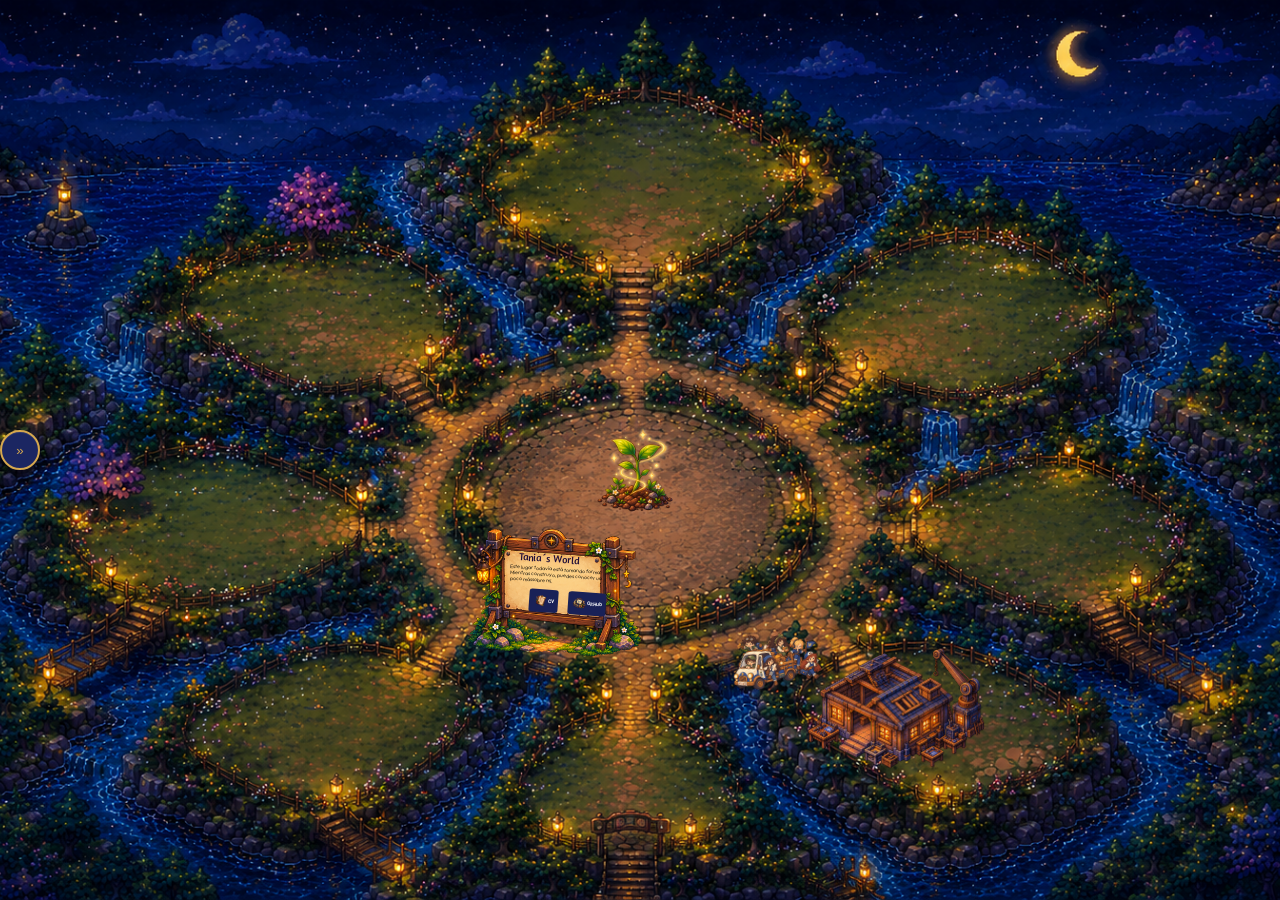
<file: index.html>
<html>
    <head>
        <meta charset="UTF-8"> 
        <link rel="icon" type="image/png" href="assets/icons/tworld_icon.png">       
        <link rel="stylesheet" href="css/pages/world.css">
        <link rel="stylesheet" href="css/components/navbar.css">
        <link rel="preconnect" href="https://fonts.googleapis.com">
        <link rel="preconnect" href="https://fonts.gstatic.com" crossorigin>
        <link href="https://fonts.googleapis.com/css2?family=Amaranth:ital,wght@0,400;0,700;1,400;1,700&family=Bitcount+Grid+Double:wght@100..900&family=Jersey+10&family=Outfit:wght@100..900&family=Viga&display=swap" rel="stylesheet">
    <body>
        <div id="navbar-container"></div>
        <div class="world-container">    
            <div class="world-layer">
                <img src="assets/images/WorldBase4.png" class="img-base">
            </div>
            <div class="tree-layer">
                <img src="assets/images/Tree/2.png" class="img-tree">
            </div>            
            <div class="maintenance-layer">
                <div class="maintenance-content">
                    <img src="assets/images/MaintenanceBoard.png" class="img-maintBoard">  
                    <h1 class="maintenance-title">Tania´s World</h1>
                    <p class="maintenance-text">Este lugar todavía está tomando forma. Mientras construyo, puedes conocer un poco más sobre mí.</p>
                    <div class="maintenance-actions">
                        <a href="https://drive.google.com/file/d/1KYpZ1Vp2dOucVnQV5Ukfc8Qtj_SfKv-a/view?usp=sharing" class="maintenance-button">
                            <img src="assets/icons/CVIcon.svg"  class="button-icon">
                            CV
                        </a>
                        <a href="https://github.com/taniadah" class="maintenance-button">
                            <img src="assets/icons/ComputerIcon.svg"  class="button-icon">
                            GitHub
                        </a>
                    </div>
                </div>  
            </div>
            <div class="workshop-layer">
                <a href="html/pages/taller.html">
                    <img src="assets/images/TallerModule/workshop_stage2.png" class="img-workshop">         
                </a>
            </div>
            <div class="builders-layer">             
                <img src="assets/images/Builders/Builders.gif" class="img-builders">
            </div>
        </div>
        <script src="js/components/load-navbar.js"></script>
    </body>
</html>
</file>
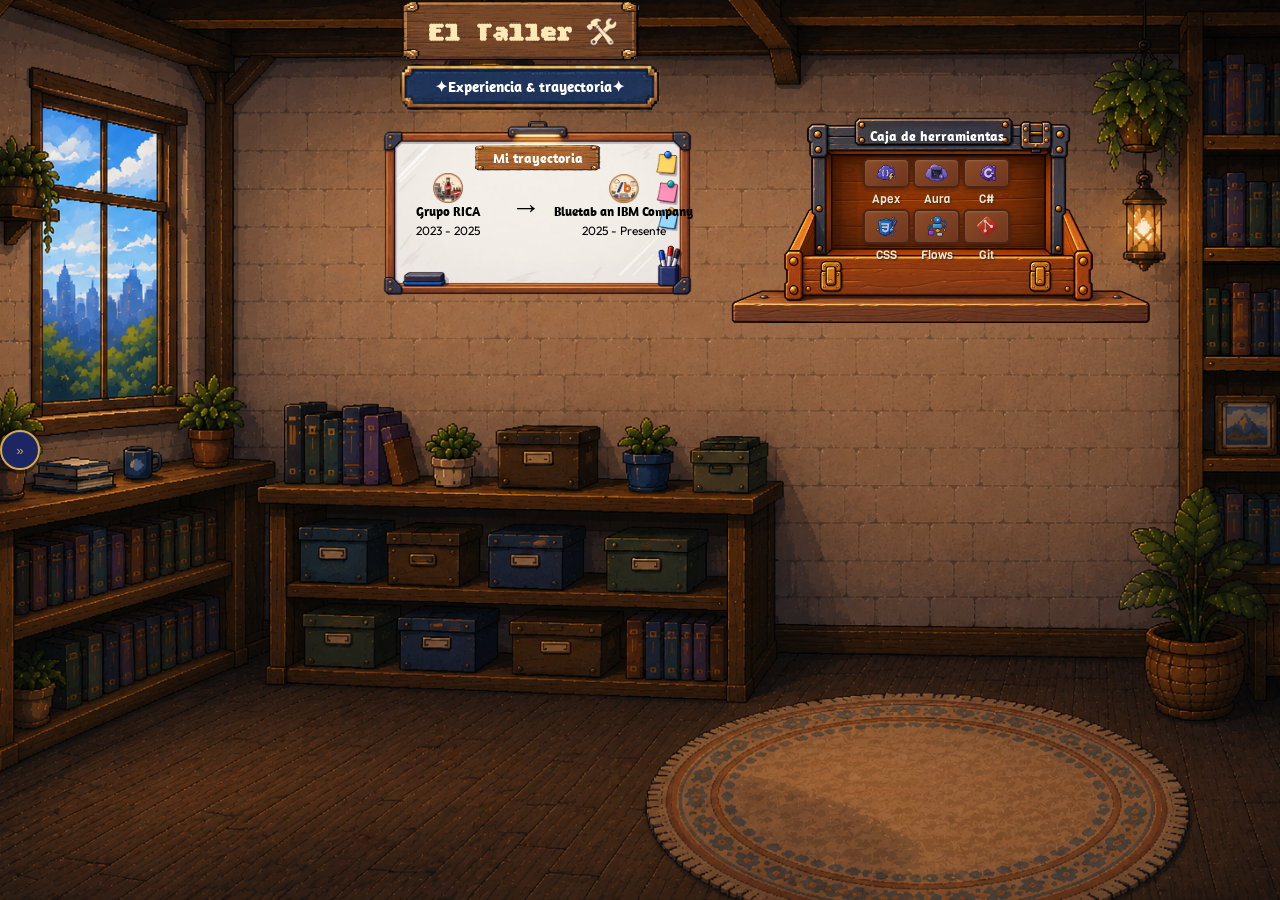
<file: html/pages/taller.html>
<!DOCTYPE html>
<html lang="es">
    <head>
        <meta charset="UTF-8">
        <meta name="viewport" content="width=device-width, initial-scale=1.0">
        <link rel="icon" type="image/png" href="/assets/icons/taller_icon.png">       
        <title>El Taller | Tania's World</title>
        <link rel="stylesheet" href="../../css/pages/taller.css">
        <link rel="stylesheet" href="../../css/components/navbar.css">
        <link rel="preconnect" href="https://fonts.googleapis.com">
        <link rel="preconnect" href="https://fonts.gstatic.com" crossorigin>
        <link href="https://fonts.googleapis.com/css2?family=Amaranth:ital,wght@0,400;0,700;1,400;1,700&family=Bitcount+Grid+Double:wght@100..900&family=Jersey+10&family=Outfit:wght@100..900&family=Viga&display=swap" rel="stylesheet">
    </head>
    <body>
        <div id="navbar-container"></div>
        <div class="workshop-container">        
            <div class="workshop-background">
                <img src="../../assets/images/TallerModule/workshop_base.png" class="workshop-base">
            </div>
            <div class="workshop-header">
                <div class="workshop-title-box">                    
                    <h1 class="workshop-title">El Taller</h1>  
                    <img src="/assets/icons/taller_icon2.png"  class="title-icon">              
                </div>
                <div class="workshop-subtitle-box">                    
                    <h2>✦Experiencia &amp; trayectoria✦</h2>
                </div>
            </div>
            <div class="workshop-trajectory">
                <img src="../../assets/images/TallerModule/exp_board.png"  class="trajectory-board">
                <h2 class="trajectory-title">Mi trayectoria</h2>
                <div class="trajectory-companies">                    
                    <div class="trajectory-company" data-company="rica">
                        <img src="../../assets/icons/coca_icon.png" class="company-icon">
                        <h3 class="company-name">Grupo RICA</h3>
                        <p class="company-period">2023 - 2025</p>
                    </div>
                    <div class="trajectory-company"  data-company="bluetab">
                        <img src="../../assets/icons/bluetab_exp.png" class="company-icon">
                        <h3 class="company-name">Bluetab an IBM Company</h3>
                        <p class="company-period">2025 - Presente</p>
                    </div>
                    <div class="trajectory-arrow">→</div>
                </div>  
            </div>
            <div class="experience-view" hidden>
                <div class="experience-card">
                    <img src="../../assets/images/TallerModule/exp_card.png" class="experience-card-image">
                    <button class="experience-back" id="experience-back" aria-label="Regresar a mi trayectoria" title="Regresar"></button>
                    <div class="experience-timeline"></div>
                    <div class="experience-content">                    
                        <div class="experience-info">
                            <div class="company-info">
                                <img  class="company-iconcard">
                                <div class="company-info-text">
                                    <h1 class="company-infoname"></h1>
                                    <p class="company-infoperiod"></p>
                                </div>                               
                            </div>  
                            <div class="experience-scroll" >
                                <div class="company-about">
                                    <div class="info-subtitle">
                                        <img src="../../assets/icons/about_icon.png" class="subtitle-icon">
                                        <h3 class="subtitle">Sobre la empresa</h3>                                                        
                                    </div>
                                    <p id="about-content" class="content-info"></p>
                                </div>   
                                 <div class="tecnologies-info">
                                    <div class="info-subtitle">
                                        <img src="../../assets/icons/tecs_icon.png" class="subtitle-icon">
                                        <h3 class="subtitle">Tecnologías</h3>                                                        
                                    </div>
                                    <div class="technologies-carousel">
                                        <button class="technology-arrow" id="technology-previous">‹</button>
                                        <div id="tecnologies-content" class="technologies-viewport"></div>
                                        <button class="technology-arrow" id="technology-next">›</button>
                                    </div>
                                </div>
                                <div class="rol-info">
                                    <div class="info-subtitle">
                                        <img src="../../assets/icons/myrole_icon.png" class="subtitle-icon">
                                        <h3 class="subtitle">Mi rol</h3>                                                      
                                    </div>
                                    <div class="roles-content"></div>
                                </div>                                                                               
                                <div class="learning-info">
                                    <div class="info-subtitle">
                                        <img src="../../assets/icons/grown_icon.png" class="subtitle-icon">
                                        <h3 class="subtitle">Lo que me lleve</h3>                                                        
                                    </div>
                                    <p id="learning-content" class="content-info"></p>
                                </div>     
                            </div>                        
                        </div>                                 
                    </div>
                    <div class="experience-pagination">
                        <button class="pagination-button" id="previous-experience">‹</button>
                        <span class="pagination-current" id="pagination-current"></span>
                        <button class="pagination-button" id="next-experience">›</button>
                    </div>          
                </div>
            </div>
            <div class="workshop-tools">
                <img src="../../assets/images/TallerModule/tools_board.png" class="tools-board">
                <h2 class="tools-title">Caja de herramientas</h2>
                <div class="tools-grid" id="toolsGrid"></div>
            </div>
            <div class="tools-view" hidden>
                <div div class="tools-content">
                    <div class="tools-card">
                        <img src="../../assets/images/TallerModule/exp_card.png" class="tools-card-image">
                        <button class="experience-back" id="experience-back" aria-label="Regresar a mi trayectoria" title="Regresar"></button>
                    </div>
                    <div class="tools-carrusel">
                    </div>
                </div>
            </div>
        </div>
        <script src="../../js/components/load-navbar.js"></script>
        <script type="module" src="../../js/pages/taller.js"></script>
    </body>
</html>
</file>
<file: css/pages/world.css>
html,
body {
    margin: 0;
    padding: 0;
    width: 100%;
    height: 100%;
}

body {
    overflow: hidden;
}

.world-container {
    position: relative;
    width: 100vw;
    height: 100vh;
    overflow: hidden;
}

.world-layer {
    width: 100%;
    height: 100%;
}

.img-base {
    display: block;
    width: 100%;
    height: 100%;
    object-fit: cover;
}
.maintenance-layer {
    position: absolute;
    top: 58%;
    left: 35%;
}
.img-maintBoard {
    width: 100%;
}
.maintenance-content {
    position: relative;
    width: 25%;
}
.maintenance-title {   
    font-family: "Amaranth", sans-serif;
    color:  #210f38;
    font-style: normal;
    position: absolute;
    font-weight: 400;
    top: 17%;
    left: 34%;
    font-size: .8vw;
    transform: rotate(4deg);
}
.maintenance-text { 
    font-family: "Outfit", sans-serif;
    font-optical-sizing: auto;
    font-weight:300;
    font-style: normal;
    position: absolute;
    top: 28%;
    left: 30%;
    width: 45%;
    font-size: .4vw;
    transform: rotate(4deg);
}
.maintenance-actions {
    position: absolute;
    display: flex;
    top: 50%;
    left: 39%;
    gap: 10px;
    font-size: .4vw;   
    transform: rotate(4deg);  
}

.maintenance-button {
    pointer-events: auto;
    display: flex;
    text-decoration: none;
    background-color: #192157;
    color: white;
    padding: 4px 4px;
    border-radius: 10%;
    width: 50%;
    align-items: center;
    font-family: "Viga", sans-serif;   
}

.maintenance-button:hover {
   box-shadow: 0 0 10px #7a4029;
   transition: 0.2s;
}

.button-icon {
    width: 15px;
}

.builders-layer {
    position: absolute;
    top: 0;
    left: 0;
    width: 100%;
    height: 100%;
    pointer-events: none;
}

.img-builders {
    position: absolute;
    width: 7%;
    top: 70%;
    left: 57%;
    transform: rotate(-10deg);  
}
.tree-layer{
    position: absolute;
    top: 47%;
    left: 44%;
}
.img-tree{    
    width: 20%;
}
.workshop-layer{
    position: absolute;
    top: 72%;
    left: 63%;
}
.img-workshop{    
    width: 38%;
}
</file>
<file: css/components/navbar.css>
.navbar {
    position: fixed;
    left: 0;
    top: 0;
    transform: translate(-220px);
    z-index: 1000;
    width: 220px;
    height: 100vh;
    transition: transform 0.3s ease;
}
.navbar.open {
    transform: translateX(0);
}
.navbar-trigger {
    position: absolute;
    left: 100%;
    top: 50%;
    width: 40px;
    height: 40px;    
    transform: translateY(-50%);
    z-index: 2;
    background: #1B2662;
    border: 2px solid #d6a84f;
    color: #d6a84f;
    border-radius: 50%;
    display: flex;
    align-items: center;
    justify-content: center;
    cursor: pointer;
    box-shadow: 
        0 4px 0 rgba(0,0,0, 0.35),
        inset 0 1px 0 rgba(255,255,255, 0.08);
    transition: all 0.2s ease;
}
.navbar-trigger:hover{
    background: #2a4b7c;
   
}

.navbar-panel {
    position: absolute;
    width: 220px;
    height: 100%;
    background-image: url("../../assets/images/img-navbar.png");
    background-size: 100% 100%;
    box-sizing: border-box;
    padding: 20% 15%;
}
.menu-icon {
    display: inline-block;
    transition: transform 300ms ease;
}

.navbar.open .menu-icon {
    transform: rotate(180deg);
}


.navbar-brand h1{
    font-family: "Bitcount Grid Double", system-ui;
    font-optical-sizing: auto;
    font-weight:400;
    font-style: normal;
    font-variation-settings:
    "slnt" 0,
    "CRSV" 0.5,
    "ELSH" 0,
    "ELXP" 0;
    color: #fde8b7;
    text-align: center;  
    margin: 0 -10 -10 0;
}
.navbar-brand {
    background-color: #192157;
    align-items: center;
    display: flex;    
    flex-direction: column;
    justify-content: center;  
    border-radius: 10%;
    border: 2px solid #0011;
    box-shadow: 4px 4px 4px rgba(0,0,0, 0.6);   
    width: 90%;
}
.navbar-logo {
    width: 50%;
}
.navbar-button{
    font-family: "Viga", sans-serif;
    font-weight: 400;
    font-style: normal;   
    pointer-events: auto;
    display: flex;
    text-decoration: none;
    background-color: #192157;
    color: white;
    padding: 4px 4px;
    border-radius: 10%;
    width: 85%;
    align-items: center;
    border-top: 1px solid #d6a84f;
    border-bottom: 1px solid #d6a84f;
}
.navbar-button:hover{
    box-shadow: 0 0 10px #fff;
    transition: 0.2s;
}
.navbar-navigation {
    display: flex;
    flex-direction: column;
    margin-top: 20%;
}
.navbar-item {
    margin-bottom: 3%;
    align-items: center;
    padding: 5px 0;
}
.nav-button-icon{
    width: 30%;
}
</file>
<file: css/pages/taller.css>
html,
body {
    margin: 0;
    padding: 0;
    width: 100%;
    height: 100%;
}

body {
    overflow: hidden;
}

.workshop-container {
    position: relative;
    width: 100vw;
    height: 100vh;
    overflow: hidden;
}
.workshop-background {
    width: 100%;
    height: 100%;
    transition: transform 0.6s ease, filter 0.6s ease;

}

.workshop-base {
    display: block;
    width: 100%;
    height: 100%;
    object-fit: cover;
}
.workshop-header {
    position: absolute;
    top: 0;
    left: 400px;
    align-items: center;
}
.workshop-title-box {
    font-family: "Bitcount Grid Double", system-ui;
    font-optical-sizing: auto;
    font-style: normal;
    font-size: 13px;
    font-variation-settings:
    "slnt" 0,
    "CRSV" 0.5,
    "ELSH" 0,
    "ELXP" 0;
    color: #fde8b7;   
    margin: 0 -10 -10 0;
    position: relative;
    width: 100%;
    padding: 1px 30px;
    box-sizing: border-box;
    background-image: url("../../assets/textures/table_back1.png");
    background-size: 100% 100%;
}
.workshop-subtitle-box {
    font-family: "Amaranth", sans-serif;
    font-size: 10px;
    text-align: center;
    color: white;
    position: relative;
    width: 260px;
    padding: 1px 15px;
    box-sizing: border-box;
    background-image: url("../../assets/textures/sub_back2.png");
    background-size: 100% 100%;
    margin-top: -4px;
}
.title-icon{
    width: 15%;
    position: absolute;
    top: 20%;
    right: 15%;
}
.workshop-trajectory {
    position: absolute;
    top: 13%;
    left: 29%;
    width: 26%;
}
.trajectory-board {
    width: 100%;
    display: block;
}
.trajectory-companies {
    position: absolute;
    top: 0;
    left: 0;
    width: 100%;
    height: 100%;
}
.trajectory-company {
    position: absolute;
    text-align: center;
    display: flex;
    flex-direction: column;
    align-items: center;
}
.trajectory-title {
    position: absolute;
    top: 15%;
    left: 50%;
    transform: translateX(-50%);
    margin: 0;
    padding: 4px 18px;
    background-image: url("../../assets/textures/table_back2.png");
    background-size: 100% 100%;
    font-family: "Amaranth", sans-serif;
    font-size: 14px;
    color: white;
    text-align: center;
}

.company-name {
    font-family: "Amaranth", sans-serif;
    font-size: 13px;
    text-align: center;
    margin: 0;
}
.company-about{
    margin-bottom: 10px;
}

.company-period {
    margin: 3px 0 0;
    font-family: "Outfit", sans-serif;   
    font-size: 12px;
}

.trajectory-company:first-child {
    top: 30%;
    left: 8%;
    width: 30%;
}
.trajectory-company:nth-child(2) {
    top: 30%;
    left: 55%;
}
.company-icon {
    width: 30px;
    height: 30px;
    object-fit: contain;
}
.trajectory-arrow {
    position: absolute;
    top: 39%;
    left: 42%;
    font-size: 30px;
}
/* ============================================================================
ZOOMING EXPERIENCE CONTENT
=============================================================================== */

/* ==============================
   ZOOMING
============================== */
.zooming .workshop-background {
    transform: scale(1.15);
     filter: blur(3px);
}

.zooming .workshop-trajectory {
    visibility: hidden;
}

/* ==============================
   EXPERIENCE
============================== */
.experience-view {
    position: absolute;
    inset: 0;
    z-index: 20;
}
.experience-header {
    position: absolute;
    top: 10%;
    left: 50%;
    transform: translateX(-50%);
    text-align: center;
}
.experience-card {
    position: absolute;
    inset: 0;
    display: flex;
    align-items: center;
    justify-content: center;
}

/* ==============================
   PAGINATION
============================== */
.experience-pagination {
    position: absolute;
    bottom: 14%;
    left: 50%;
    transform: translateX(-50%);
    display: flex;
    align-items: center;
    justify-content: center;
    gap: 12px;
    z-index: 50;
}
.pagination-button {
    border: none;
    background: none;
    font-family: "Amaranth", sans-serif;
    font-size: 20px;
    cursor: pointer;
    padding: 2px 5px;
}
.pagination-current{
    font-family: "Amaranth", sans-serif;
    font-size: 15px;
    padding: 2px 5px;
}

/* ==============================
   EXPERIENCE CARD
============================== */
.experience-card {   
    position: absolute;
    inset: 0;
    display: flex;
    align-items: center;
    justify-content: center;
    opacity: 0;
    transform: scale(0.9);
    transition: opacity 0.5s ease, transform 0.5s ease;
}
.experience-view.visible .experience-card {
    opacity: 1;
    transform: scale(1);
}
.experience-card-image {
    position: absolute;   
    height: 88vh;
    width: auto;
    object-fit: fill;   
}

/* ==============================
   TIMELINE
============================== */
.experience-timeline {
    position: absolute;
    top: 24%;
    left: 33%;
    width: 9%;
    height: 60%;
    display: flex;
    flex-direction: column;
    align-items: flex-start;
    gap: 35px;
}

.timeline-item {
    position: relative;
    width: 100%;
    display: flex;
    align-items: center;
    gap: 8px;
    cursor: pointer;
    transition: transform 0.2s ease;
}
.timeline-item:hover {
    transform: translateX(3px);
}

.timeline-item.active .timeline-node {
      filter: drop-shadow(0 0 4px rgba(27, 38, 98, 0.35));
    transform: scale(1.15);
}

.timeline-item.active .timeline-info h3 {
    color:  #1B2662;
}
.timeline-item.active .timeline-info p {
    color:  #000;
}

.timeline-node {
    position: relative;
    width: 45px;
    height: 45px;
    flex-shrink: 0;
    display: flex;
    align-items: center;
    justify-content: center;
    z-index: 2;
}

.timeline-node img {
    width: 30px;
    height: 30px;
    object-fit: contain;
}

.timeline-info {
    text-align: left;
}

.timeline-info h3 {
    margin: 0;
    font-family: "Viga", sans-serif;
    font-size: 12px;
    color: #8b7763;;
}

.timeline-info p {
    margin: 2px 0 0;
    font-family: "Outfit", sans-serif;
    font-size: 10px;
    color: #8b7763;;
}

/* ==============================
   MAIN CONTENT
============================== */
.experience-content {
    position: absolute;
    top: 15%;
    left: 43%;
    width: 24.5%;
    height: 65%;
}
.experience-scroll{
    overflow-y: auto;
    overflow-x: hidden;
    scrollbar-width: thin;
}
.experience-info {
    width: 100%;
    height: 100%;
    display: flex;
    flex-direction: column;
}

.timeline-item:not(:last-child)::after {
    content: "";
    position: absolute;
    left: 22px;
    top: 45px;
    width: 2px;
    height: 35px;
    background: #6b5745;
    z-index: 1;
}

/* ==============================
   COMPANY HEADER
============================== */
.company-info {
    display: flex;
    align-items: center;
    gap: 10px;
    width: 100%;
    margin-bottom: 13px;
}
.company-iconcard {
    position: static;
    width: 45px;
    height: 45px;
    object-fit: contain;
    flex-shrink: 0;
}
.company-info-text {
    display: flex;
    flex-direction: column;
    margin: 0;
    font-family: "Bitcount Grid Double", system-ui;
    font-optical-sizing: auto;
    font-weight: 50;
    font-style: normal;
    font-variation-settings:
    "slnt" 0,
    "CRSV" 0.5,
    "ELSH" 0,
    "ELXP" 0;
    color:  #192157;
}
.company-infoname {
    margin: 0;
}
.company-infoperiod {
    margin: 2px 0 0;    
    font-family: "Outfit", sans-serif;
    font-optical-sizing: auto;
    font-weight: 300;
    font-size: 15px;
    font-style: normal;
    color: #192157;
}

/* ==============================
   SECTION TITLES
============================== */
.info-subtitle {
    display: flex;
    align-items: center;
    gap: 8px;
    font-family: "Viga", sans-serif;
    font-weight: 200;
    font-size: 13px;
    font-style: normal;
    color:  #192157;

}
.subtitle-icon {
    position: static;
    width: 25px;
    height: 25px;
    object-fit: contain;
}
.subtitle {
    margin: 0;
}

/* ==============================
   CONTENT
   ============================== */
.content-info {
    margin: 6px 0 0;
    font-family: "Outfit", sans-serif;
    font-optical-sizing: auto;
    font-weight: 300;
    font-size: 15px;
    font-style: normal;

}
.role-title {
    margin: 8px 0 4px;
    font-family: "Amaranth", sans-serif;
    font-weight: 400;
    font-style: normal;
    color: #1B2662;
}
.activities-list {
    margin: 0 0 8px;
    padding-left: 20px;
    font-family: "Outfit", sans-serif;
    font-optical-sizing: auto;
    font-weight: 300;
    font-size: 15px;
    font-style: normal;
}
.role-block {
    margin-bottom: 4px;
}
.role-info{
    margin-bottom: 10px;
}
.roles-content {
    margin-top: 4px;
}
/* ==============================
   Tecnologies carrusel
============================== */
.tecnologies-content {
    position: relative;
}
.technologies-carousel {
    display: flex;
    align-items: center;
    justify-content: center;
    width: 100%;
    gap: 6px;
}
.technologies-viewport {
    display: flex;
    align-items: center;
    justify-content: center;

    gap: 8px;

    width: 280px;
    overflow: hidden;
}
.technology-item {
    width: 60px;
    height: 60px;
    flex-shrink: 0;
    display: flex;
    align-items: center;
    justify-content: center;
}

.technology-icon {
    width: 100%;
    height: 100%;
    object-fit: contain;
}

.technology-arrow {
    border: none;
    background: transparent;

    font-family: "Amaranth", sans-serif;
    font-size: 24px;

    cursor: pointer;

    padding: 0 3px;
}

/* ==============================
   Tecnologies carrusel
============================== */
.experience-back {
    position: absolute;
    top: 14%;
    left: 34%;
    width: 80px;
    height: 70px;
    padding: 0;
    border: none;
    outline: none;
    background-color: transparent;
    background-image: url("../../assets/icons/ada_back.png");
    background-repeat: no-repeat;
    background-position: center;
    background-size: contain;
    cursor: pointer;
    z-index: 30;
    transition: transform 0.2s ease;
}
.experience-back:hover {
    transform: scale(1.05);
}

.experience-back:focus {
    outline: none;
}

.experience-back:focus-visible {
    outline: 2px solid #1B2662;
    outline-offset: 3px;
}

/* ============================================================================
 WORKSHOP TOOLS
=============================================================================== */
.workshop-tools {
    position: absolute;
    top: 13%;
    right: 10%;
    width: 33%;
}
.tools-board {
    width: 100%;
    display: block;
}

.tools-title {
    position: absolute;
    top: 3%;
    left: 49%;
    transform: translateX(-50%);
    margin: 0;
    padding: 4px 18px;
    background-size: 100% 100%;
    font-family: "Amaranth", sans-serif;
    font-size: 14px;
    color: white;
    text-align: center;
}

.tools-grid {
    position: absolute;
    top: 20%;
    left: 32%;
    width: 34%;
    height: 25%;
    display: grid;
    grid-template-columns: repeat(3, 1fr);
    grid-template-rows: repeat(2, 1fr);
    gap: 5%;
}

.tool-button {
    padding: 0;
    border: none;
    background: transparent;

    display: flex;
    flex-direction: column;
    align-items: center;
    justify-content: flex-start;

    cursor: pointer;

    transition: transform 0.2s ease;
}

.tool-slot {
    width: 100%;
    height: 100%;

    background: linear-gradient(
        145deg,
        #8b4d28,
        #6f351d
    );

    border: 2px solid #4a2618;
    border-radius: 6px;

    box-shadow:
        inset 0 1px 2px rgba(255,255,255,.15),
        0 2px 4px rgba(0,0,0,.3);

    display: flex;
    align-items: center;
    justify-content: center;
}

.tool-slot img {
    width: 68%;
    height: 68%;
    object-fit: contain;
}

.tool-name {
    margin-top: 3px;

    font-family: "Viga", sans-serif;

    font-size: 0.75rem;
    font-weight: 400;

    color: #f5e6d0;
    
    text-shadow: 1px 1px 2px #3a2418;
}
.tool-button:hover {
    transform: scale(1.05);
}
.tools-card-image {
    position: absolute;   
    height: 88vh;
    width: auto;
    object-fit: fill;   
}
.tools-card {   
    position: absolute;
    inset: 0;
    display: flex;
    align-items: center;
    justify-content: center;
    opacity: 0;
    transform: scale(0.9);
    transition: opacity 0.5s ease, transform 0.5s ease;
}
</file>
